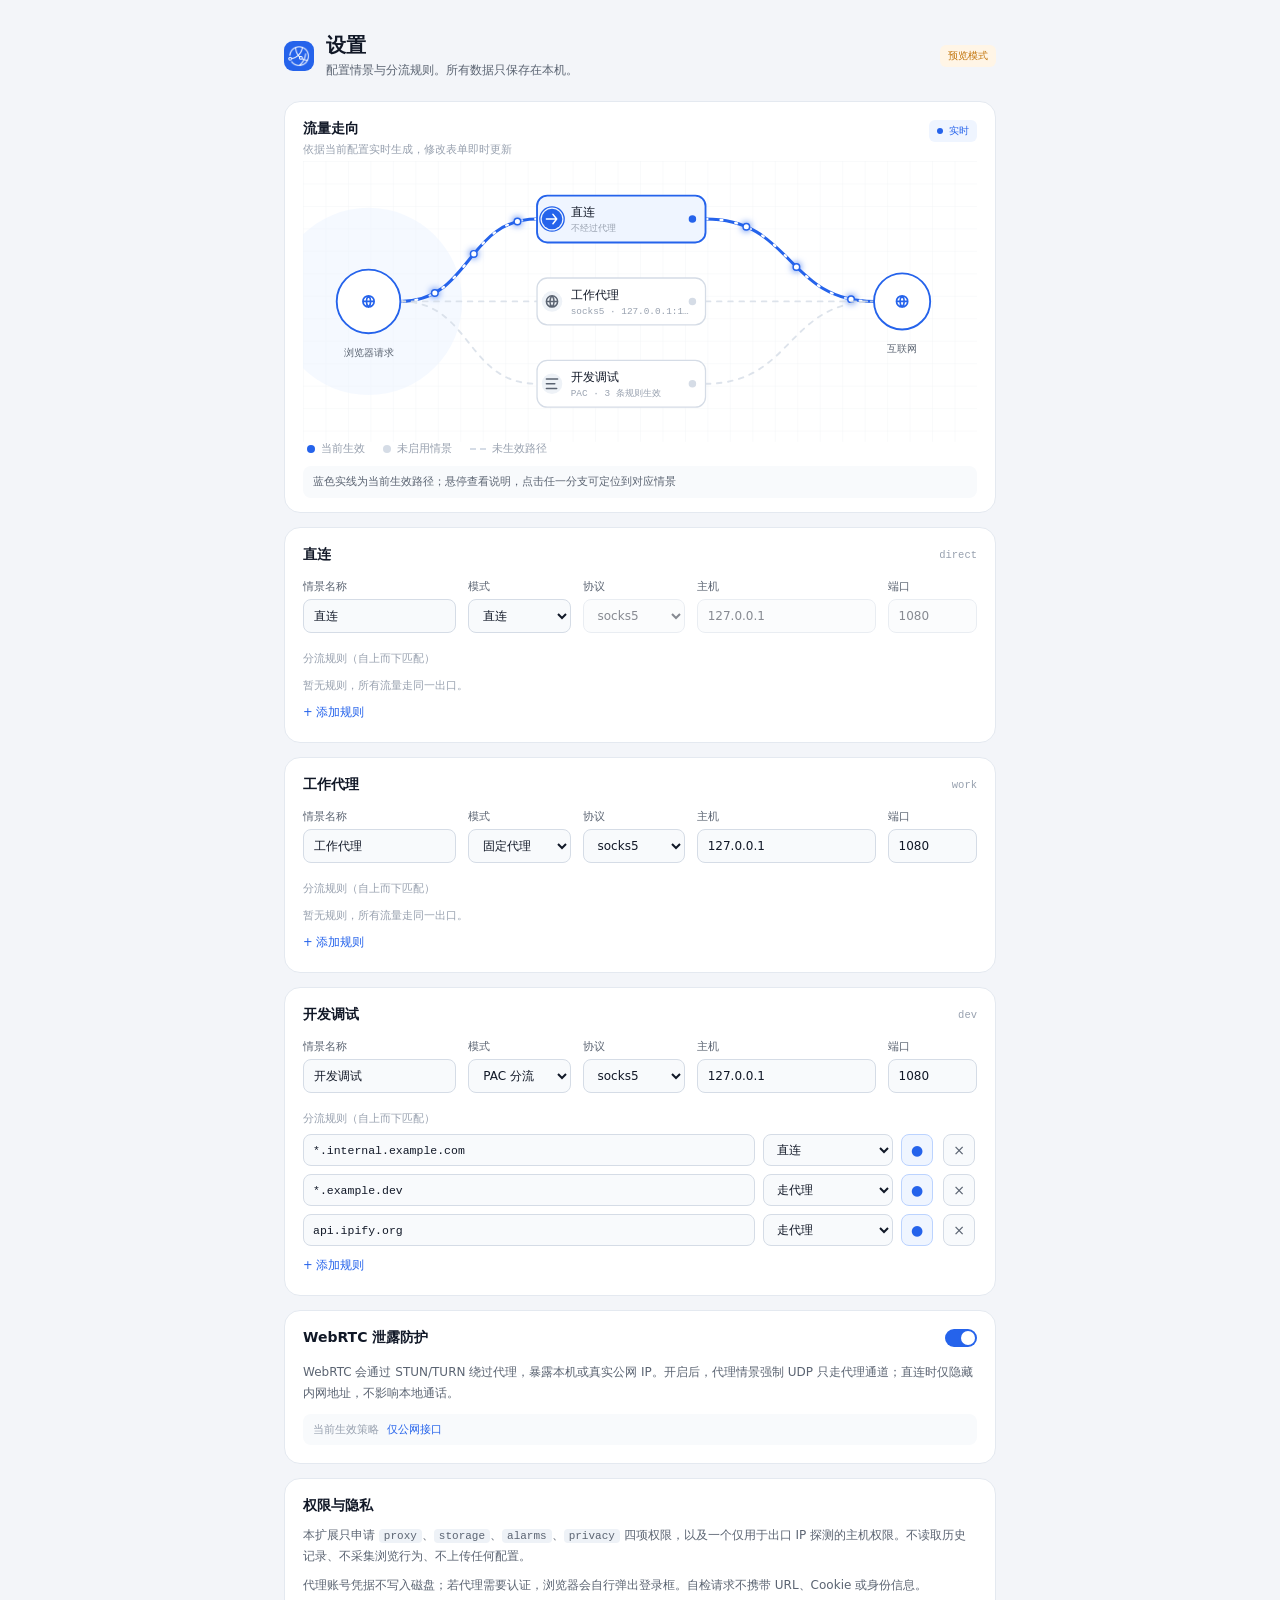
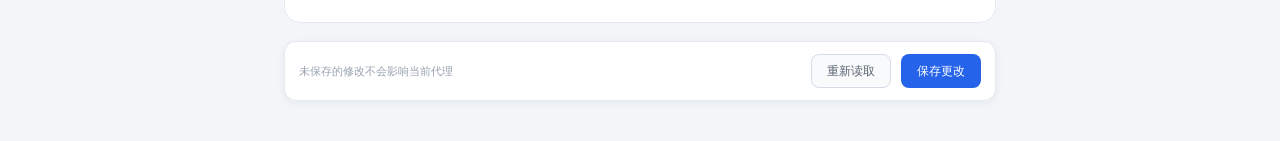
<file: src/options/index.html>
<!doctype html>
<html lang="zh-CN">
<head>
<meta charset="utf-8">
<meta name="viewport" content="width=device-width, initial-scale=1">
<title>代理控制台 · 设置</title>
  <script type="module" crossorigin src="/assets/index.html-DR_z-BTT.js"></script>
  <link rel="modulepreload" crossorigin href="/assets/flow-jkkz6j54.js">
  <link rel="modulepreload" crossorigin href="/assets/profiles-DEoUAxra.js">
  <link rel="stylesheet" crossorigin href="/assets/flow-DfcvRf-P.css">
  <link rel="stylesheet" crossorigin href="/assets/index-mCovmbe2.css">
</head>
<body>
<main class="page">
  <h1 class="sr-only">代理控制台设置：编辑情景、分流规则与查看权限说明</h1>

  <header class="page-head">
    <div class="head-left">
      <div class="brand-mark" aria-hidden="true"></div>
      <div>
        <h1>设置</h1>
        <p>配置情景与分流规则。所有数据只保存在本机。</p>
      </div>
    </div>
    <span class="preview-chip hidden" id="previewChip">预览模式</span>
  </header>

  <section class="card flow-card">
    <div class="flow-head">
      <div>
        <h2>流量走向</h2>
        <p>依据当前配置实时生成，修改表单即时更新</p>
      </div>
      <span class="flow-live"><i></i>实时</span>
    </div>
    <div class="flow-canvas" id="flowCanvas"></div>
    <div class="flow-legend">
      <span><i class="lg active"></i>当前生效</span>
      <span><i class="lg"></i>未启用情景</span>
      <span><i class="lg dash"></i>未生效路径</span>
    </div>
    <div class="flow-hint" id="flowHint" role="status" aria-live="polite"></div>
  </section>

  <div class="banner error hidden" id="errorBanner" role="alert"></div>
  <div class="loading" id="loading">正在读取配置…</div>
  <section id="profiles" hidden></section>

  <section class="card webrtc-card">
    <div class="card-head">
      <h2>WebRTC 泄露防护</h2>
      <button class="switch on" id="webrtcToggle" type="button" role="switch" aria-checked="true" aria-label="WebRTC 泄露防护开关"><i></i></button>
    </div>
    <p>WebRTC 会通过 STUN/TURN 绕过代理，暴露本机或真实公网 IP。开启后，代理情景强制 UDP 只走代理通道；直连时仅隐藏内网地址，不影响本地通话。</p>
    <div class="webrtc-state">当前生效策略 <strong id="webrtcPolicyLabel">读取中</strong></div>
  </section>

  <section class="card about">
    <h2>权限与隐私</h2>
    <p>本扩展只申请 <code>proxy</code>、<code>storage</code>、<code>alarms</code>、<code>privacy</code> 四项权限，以及一个仅用于出口 IP 探测的主机权限。不读取历史记录、不采集浏览行为、不上传任何配置。</p>
    <p>代理账号凭据不写入磁盘；若代理需要认证，浏览器会自行弹出登录框。自检请求不携带 URL、Cookie 或身份信息。</p>
  </section>

  <div class="save-bar">
    <span class="save-hint" id="saveHint">未保存的修改不会影响当前代理</span>
    <button class="btn btn-ghost" id="resetBtn" type="button">重新读取</button>
    <button class="btn btn-primary" id="saveBtn" type="button">保存更改</button>
  </div>
</main>
</body>
</html>
</file>
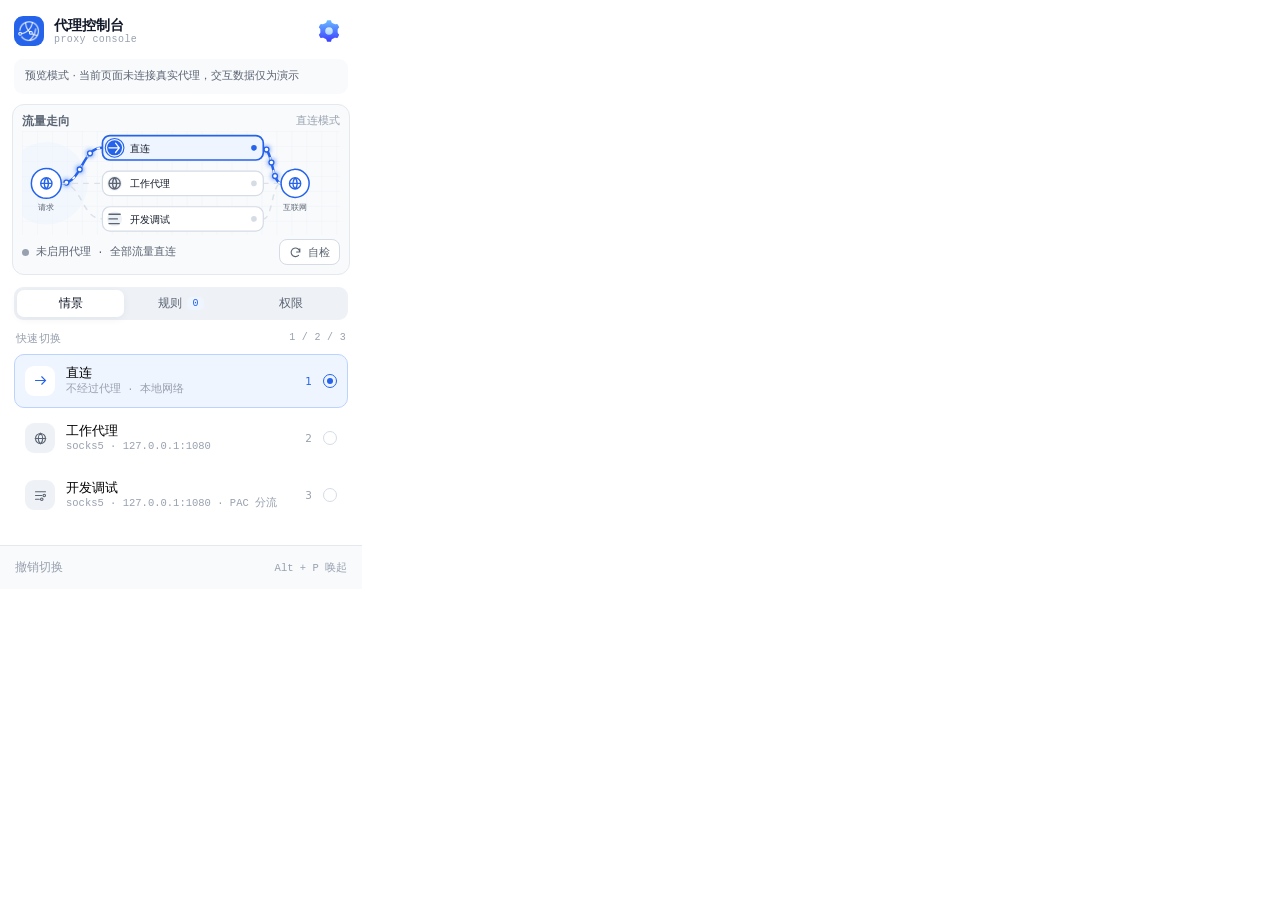
<file: src/popup/index.html>
<!doctype html>
<html lang="zh-CN">
<head>
<meta charset="utf-8">
<meta name="viewport" content="width=device-width, initial-scale=1">
<title>代理控制台</title>
  <script type="module" crossorigin src="/assets/index.html-OEtVJYt5.js"></script>
  <link rel="modulepreload" crossorigin href="/assets/flow-jkkz6j54.js">
  <link rel="modulepreload" crossorigin href="/assets/profiles-DEoUAxra.js">
  <link rel="modulepreload" crossorigin href="/assets/status-o_q0pPdI.js">
  <link rel="stylesheet" crossorigin href="/assets/flow-DfcvRf-P.css">
  <link rel="stylesheet" crossorigin href="/assets/index-D5_ulcNa.css">
</head>
<body>
<div class="app" id="app">
  <h1 class="sr-only">代理控制台：查看当前代理状态、切换情景并自检出口 IP</h1>

  <div class="popup-head">
    <div class="brand">
      <div class="brand-mark" aria-hidden="true"></div>
      <div><strong>代理控制台</strong><span>proxy console</span></div>
    </div>
    <button class="icon-btn" id="settingsBtn" type="button" aria-label="打开设置页">
      <svg xmlns="http://www.w3.org/2000/svg" viewBox="0 0 24 24" aria-hidden="true">
        <defs>
          <linearGradient id="gearBody" x1="12" x2="12" y1="2" y2="22" gradientUnits="userSpaceOnUse"><stop offset="0" stop-color="#6ab9ff"/><stop offset="1" stop-color="#3a3dff"/></linearGradient>
          <linearGradient id="gearCore" x1="12" x2="12" y1="2.528" y2="21.95" gradientUnits="userSpaceOnUse"><stop offset="0" stop-color="#fff"/><stop offset="1" stop-color="#80c3ff"/></linearGradient>
        </defs>
        <path fill="url(#gearBody)" d="M20.94,14.75c0.41,0.3,0.53,0.85,0.28,1.28l-1.12,1.94c-0.25,0.43-0.79,0.61-1.24,0.4l-0.09-0.04c-0.73-0.33-1.57-0.21-2.22,0.25c-0.36,0.24-0.74,0.46-1.13,0.65c-0.73,0.34-1.24,1-1.32,1.79l-0.01,0.1c-0.05,0.5-0.47,0.88-0.97,0.88h-2.24c-0.5,0-0.92-0.38-0.98-0.98c-0.08-0.79-0.59-1.45-1.31-1.79c-0.4-0.19-0.78-0.41-1.14-0.65C6.8,18.12,5.96,18,5.23,18.33l-0.09,0.04c-0.45,0.21-0.99,0.03-1.24-0.4l-1.12-1.94c-0.25-0.43-0.13-0.98,0.28-1.28l0.08-0.06c0.65-0.46,0.96-1.24,0.89-2.04C4.01,12.44,4,12.22,4,12c0-0.22,0.01-0.44,0.03-0.65c0.07-0.8-0.24-1.58-0.89-2.04L3.06,9.25C2.65,8.95,2.53,8.4,2.78,7.97L3.9,6.03c0.25-0.43,0.79-0.61,1.24-0.4l0.09,0.04C5.96,6,6.8,5.88,7.45,5.42C7.8,5.18,8.17,4.97,8.56,4.78c0.73-0.35,1.26-1.02,1.35-1.83V2.88C9.96,2.38,10.38,2,10.88,2h2.24c0.5,0,0.92,0.38,0.97,0.89v0.06c0.09,0.81,0.62,1.48,1.35,1.83c0.39,0.19,0.76,0.4,1.11,0.64C17.2,5.88,18.04,6,18.77,5.67l0.09-0.04c0.45-0.21,0.99-0.03,1.24,0.4l1.12,1.94c0.25,0.43,0.13,0.98-0.28,1.28l-0.08,0.06c-0.65,0.46-0.96,1.24-0.89,2.04C19.99,11.56,20,11.78,20,12c0,0.22-0.01,0.44-0.03,0.65c-0.07,0.8,0.24,1.58,0.89,2.04L20.94,14.75z"/>
        <circle cx="12" cy="12" r="3.5" fill="url(#gearCore)"/>
      </svg>
    </button>
  </div>

  <div class="banner info hidden" id="previewBanner">预览模式 · 当前页面未连接真实代理，交互数据仅为演示</div>
  <div class="banner error hidden" id="errorBanner" role="alert"></div>

  <section class="flow-card popup-flow" id="flowCard" data-health="direct">
    <div class="flow-head">
      <span class="flow-title">流量走向</span>
      <span class="flow-state" id="statusLabel">正在读取状态</span>
    </div>
    <div class="flow-canvas" id="flowCanvas"></div>
    <div class="flow-statusbar">
      <span class="flow-state-dot"></span>
      <span class="flow-ip" id="statusIp">正在读取状态…</span>
      <button class="check-btn" id="checkBtn" type="button" disabled>
        <svg viewBox="0 0 24 24" fill="none" stroke="currentColor" stroke-width="2" stroke-linecap="round"><path d="M20 11a8 8 0 1 0-2.3 6.3M20 5v6h-6"/></svg>
        <span id="checkLabel">自检</span>
      </button>
      <div class="check-track" id="checkTrack"><i></i></div>
    </div>
  </section>

  <div class="segmented" role="tablist" aria-label="弹窗视图">
    <button class="seg active" data-tab="profiles" role="tab" aria-selected="true" type="button">情景</button>
    <button class="seg" data-tab="rules" role="tab" aria-selected="false" type="button">规则 <span class="count" id="ruleCount">0</span></button>
    <button class="seg" data-tab="perms" role="tab" aria-selected="false" type="button">权限</button>
  </div>

  <div class="tab-panel" id="panelProfiles" role="tabpanel">
    <div class="panel-cap">快速切换 <span>1 / 2 / 3</span></div>
    <div class="loading" id="profileLoading">正在读取情景…</div>
    <div id="profileList" role="radiogroup" aria-label="代理情景"></div>
  </div>

  <div class="tab-panel hidden" id="panelRules" role="tabpanel">
    <div class="panel-cap">当前情景的分流规则 <span id="activeRuleCount">0 条生效</span></div>
    <div id="ruleList"></div>
    <div class="note">规则自上而下匹配，首条命中即生效。编辑规则请前往设置页。</div>
  </div>

  <div class="tab-panel hidden" id="panelPerms" role="tabpanel">
    <div class="panel-cap">最小权限 <span>MV3</span></div>
    <div class="perm">
      <svg viewBox="0 0 24 24" fill="none" stroke="currentColor" stroke-width="2.2" stroke-linecap="round"><path d="M20 6L9 17l-5-5"/></svg>
      <div><strong>proxy</strong><p>仅在切换情景时写入，写入后回读确认控制权。</p></div>
    </div>
    <div class="perm">
      <svg viewBox="0 0 24 24" fill="none" stroke="currentColor" stroke-width="2.2" stroke-linecap="round"><path d="M20 6L9 17l-5-5"/></svg>
      <div><strong>storage.session</strong><p>运行状态与自检结果只存会话内存，关闭浏览器即清除。</p></div>
    </div>
    <div class="perm">
      <svg viewBox="0 0 24 24" fill="none" stroke="currentColor" stroke-width="2.2" stroke-linecap="round"><path d="M20 6L9 17l-5-5"/></svg>
      <div><strong>不申请 history / tabs</strong><p>不读取访问历史，不采集浏览行为。</p></div>
    </div>
    <div class="perm">
      <svg viewBox="0 0 24 24" fill="none" stroke="currentColor" stroke-width="2.2" stroke-linecap="round"><path d="M20 6L9 17l-5-5"/></svg>
      <div><strong>privacy · WebRTC 防泄露</strong><p>代理情景仅允许代理 UDP，避免 STUN 暴露真实 IP。当前策略 <span id="webrtcPolicyLabel">读取中</span>。</p></div>
    </div>
    <div class="perm-box">
      <svg viewBox="0 0 24 24" fill="none" stroke="currentColor" stroke-width="2" stroke-linecap="round"><path d="M12 3l7 3v6c0 4.5-3 7.5-7 9-4-1.5-7-4.5-7-9V6z"/><path d="M9.5 12l1.8 1.8 3.4-3.6"/></svg>
      <div>自检只请求出口 IP 探测端点，不带 URL、Cookie 与身份信息；凭据不落盘。</div>
    </div>
  </div>

  <div class="toast" id="toast" role="status" aria-live="polite">
    <span id="toastText"></span>
    <button type="button" id="toastAction">撤销</button>
  </div>

  <div class="popup-foot">
    <button class="foot-btn" id="undoBtn" type="button" disabled>撤销切换</button>
    <span class="foot-hint">Alt + P 唤起</span>
  </div>
</div>
</body>
</html>
</file>
<file: assets/flow-DfcvRf-P.css>
:root{--page: #F3F5F9;--surface: #FFFFFF;--surface-2: #F8FAFC;--surface-3: #EEF2F7;--text: #111827;--text-2: #5B6472;--text-3: #98A1AF;--border: #E4E9F0;--border-2: #D5DCE6;--accent: #2563EB;--accent-weak: #EFF5FF;--accent-ink: #1E40AF;--accent-line: #BBD3FF;--ok: #0F9D6E;--ok-weak: #E9F8F1;--ok-line: #A9E5CC;--warn: #C2740A;--warn-weak: #FFF5E6;--danger: #D64545;--danger-weak: #FEF1F1;--danger-line: #F5C4C4;--r-sm: 8px;--r-md: 12px;--r-lg: 16px;--mono: ui-monospace, SFMono-Regular, "SF Mono", Consolas, "Liberation Mono", monospace;--sans: system-ui, -apple-system, "Segoe UI", "PingFang SC", "Microsoft YaHei", sans-serif;--shadow-sm: 0 2px 8px rgba(20, 32, 55, .06)}:root[data-theme=dark]{--page: #0D1117;--surface: #171C24;--surface-2: #1D232D;--surface-3: #252C38;--text: #EDF1F7;--text-2: #A2ADBD;--text-3: #6E7A8B;--border: #2A3340;--border-2: #394454;--accent: #6C9BFF;--accent-weak: #182A47;--accent-ink: #BBD3FF;--accent-line: #2F4C7D;--ok: #4FD1A1;--ok-weak: #13362B;--ok-line: #25634C;--warn: #E9B45C;--warn-weak: #3A2C15;--danger: #F08A8A;--danger-weak: #3A1E1E;--danger-line: #703636;--shadow-sm: 0 2px 8px rgba(0, 0, 0, .25)}@media(prefers-color-scheme:dark){:root:not([data-theme=light]){--page: #0D1117;--surface: #171C24;--surface-2: #1D232D;--surface-3: #252C38;--text: #EDF1F7;--text-2: #A2ADBD;--text-3: #6E7A8B;--border: #2A3340;--border-2: #394454;--accent: #6C9BFF;--accent-weak: #182A47;--accent-ink: #BBD3FF;--accent-line: #2F4C7D;--ok: #4FD1A1;--ok-weak: #13362B;--ok-line: #25634C;--warn: #E9B45C;--warn-weak: #3A2C15;--danger: #F08A8A;--danger-weak: #3A1E1E;--danger-line: #703636;--shadow-sm: 0 2px 8px rgba(0, 0, 0, .25)}}*{box-sizing:border-box}body{margin:0;background:var(--surface);color:var(--text);font-family:var(--sans);-webkit-font-smoothing:antialiased}button{font-family:inherit;cursor:pointer}button:focus-visible,[tabindex]:focus-visible,input:focus-visible,select:focus-visible{outline:2px solid var(--accent);outline-offset:2px}.sr-only{position:absolute;width:1px;height:1px;padding:0;margin:-1px;overflow:hidden;clip:rect(0,0,0,0);white-space:nowrap;border:0}@media(prefers-reduced-motion:reduce){*{animation:none!important;transition:none!important}}.popup-head{display:flex;align-items:center;justify-content:space-between;padding:15px 16px 12px}.brand{display:flex;align-items:center;gap:10px}.brand-mark{width:30px;height:30px;border-radius:9px;background:var(--accent);display:grid;place-items:center;color:#fff;flex:none;position:relative}.brand-mark:after{content:"";position:absolute;inset:4px;background:#fff;-webkit-mask:url(/icons/mark.png) center / contain no-repeat;mask:url(/icons/mark.png) center / contain no-repeat}.brand-mark svg{width:17px;height:17px}.brand strong{display:block;font-size:13.5px;font-weight:600;line-height:1.25}.brand span{display:block;font:10px var(--mono);color:var(--text-3);letter-spacing:.04em}.icon-btn{width:28px;height:28px;border:0;background:transparent;border-radius:8px;color:var(--text-3);display:grid;place-items:center}.icon-btn:hover{background:var(--surface-3);color:var(--text-2)}.icon-btn svg{width:16px;height:16px}.chip{display:inline-block;font:10px var(--mono);color:var(--warn);background:var(--warn-weak);border-radius:5px;padding:2px 6px;margin-left:8px}.status-card{margin:0 14px 13px;border-radius:var(--r-md);padding:14px 14px 12px;background:var(--accent-weak);border:1px solid var(--accent-line);position:relative;transition:background .25s,border-color .25s}.status-card[data-health=warn]{background:var(--warn-weak);border-color:var(--warn)}.status-card[data-health=error]{background:var(--danger-weak);border-color:var(--danger-line)}.status-card[data-health=direct]{background:var(--surface-2);border-color:var(--border)}.status-top{display:flex;align-items:center;gap:7px;margin-bottom:9px}.pulse{width:8px;height:8px;border-radius:50%;background:var(--accent);flex:none;position:relative}.pulse:after{content:"";position:absolute;inset:-4px;border-radius:50%;border:1px solid var(--accent);opacity:.45;animation:pulse 2.2s ease-out infinite}.status-card[data-health=error] .pulse,.status-card[data-health=error] .pulse:after{background:var(--danger);border-color:var(--danger)}.status-card[data-health=direct] .pulse{background:var(--text-3)}.status-card[data-health=direct] .pulse:after{display:none}@keyframes pulse{0%{transform:scale(.6);opacity:.6}to{transform:scale(1.5);opacity:0}}.status-label{font-size:11.5px;font-weight:600;color:var(--accent-ink)}.status-card[data-health=error] .status-label{color:var(--danger)}.status-card[data-health=direct] .status-label{color:var(--text-2)}.status-meta{margin-left:auto;font:11px var(--mono);color:var(--text-2)}.status-name{font-size:19px;font-weight:600;letter-spacing:-.02em;line-height:1.3;margin-bottom:3px}.status-ip{font:11.5px var(--mono);color:var(--text-2);white-space:nowrap;overflow:hidden;text-overflow:ellipsis}.status-ip.err{color:var(--danger)}.check-btn{position:absolute;right:13px;bottom:12px;height:28px;padding:0 11px;border-radius:8px;border:1px solid var(--accent-line);background:var(--surface);color:var(--accent-ink);font-size:11.5px;font-weight:500;display:flex;align-items:center;gap:6px;transition:.18s}.check-btn:hover{border-color:var(--accent)}.check-btn:disabled{opacity:.65;cursor:default}.check-btn svg{width:13px;height:13px}.check-btn.spin svg{animation:spin 1s linear infinite}@keyframes spin{to{transform:rotate(360deg)}}.check-track{position:absolute;left:0;right:0;bottom:0;height:2px;overflow:hidden;border-radius:0 0 var(--r-md) var(--r-md)}.check-track i{display:block;height:100%;width:0;background:var(--accent);transition:width 1.1s linear}.check-track.run i{width:100%}.segmented{display:flex;gap:3px;margin:0 14px 11px;padding:3px;background:var(--surface-3);border-radius:9px}.seg{flex:1;border:0;background:transparent;border-radius:7px;padding:6px 0;font-size:11.5px;font-weight:500;color:var(--text-2);transition:.18s;display:flex;align-items:center;justify-content:center;gap:5px}.seg.active{background:var(--surface);color:var(--text);box-shadow:var(--shadow-sm)}.count{font:10px var(--mono);background:var(--accent-weak);color:var(--accent);border-radius:5px;padding:1px 5px}.tab-panel{padding:0 14px;height:246px;overflow-y:auto;scrollbar-width:thin}.tab-panel.hidden{display:none}.panel-cap{display:flex;justify-content:space-between;font-size:10.5px;color:var(--text-3);margin:1px 2px 8px;letter-spacing:.03em}.panel-cap span{font:10px var(--mono)}.profile{width:100%;display:flex;align-items:center;gap:11px;text-align:left;border:1px solid transparent;background:transparent;border-radius:10px;padding:9px 10px;margin-bottom:4px;transition:.18s}.profile:hover{background:var(--surface-2)}.profile.on{background:var(--accent-weak);border-color:var(--accent-line)}.pf-icon{width:30px;height:30px;border-radius:9px;background:var(--surface-3);display:grid;place-items:center;flex:none;color:var(--text-2)}.profile.on .pf-icon{background:var(--surface);color:var(--accent)}.pf-icon svg{width:15px;height:15px}.pf-body{flex:1;min-width:0}.pf-name{display:block;font-size:12.5px;font-weight:500;line-height:1.4}.pf-desc{display:block;font:10.5px var(--mono);color:var(--text-3);line-height:1.5;white-space:nowrap;overflow:hidden;text-overflow:ellipsis}.pf-tag{font-size:10.5px;color:var(--text-3);flex:none}.profile.on .pf-tag{color:var(--accent);font-weight:500}.pf-radio{width:14px;height:14px;border-radius:50%;border:1.5px solid var(--border-2);flex:none;position:relative}.profile.on .pf-radio{border-color:var(--accent)}.profile.on .pf-radio:after{content:"";position:absolute;inset:3px;border-radius:50%;background:var(--accent)}.rule{display:flex;align-items:center;gap:10px;padding:10px 4px;border-bottom:1px solid var(--border)}.rule:last-child{border-bottom:0}.rule-main{flex:1;min-width:0}.rule-pattern{font:11.5px var(--mono);color:var(--text);white-space:nowrap;overflow:hidden;text-overflow:ellipsis}.rule-target{font-size:10.5px;color:var(--text-3);margin-top:2px}.switch{width:32px;height:18px;border-radius:9px;border:0;background:var(--border-2);padding:2px;flex:none;transition:.2s}.switch i{display:block;width:14px;height:14px;border-radius:50%;background:#fff;transition:.2s}.switch.on{background:var(--accent)}.switch.on i{transform:translate(14px)}.note{font-size:10.5px;color:var(--text-3);line-height:1.6;background:var(--surface-2);border-radius:8px;padding:9px 10px;margin-top:10px}.perm{display:flex;gap:10px;padding:9px 4px;border-bottom:1px solid var(--border);align-items:flex-start}.perm:last-of-type{border-bottom:0}.perm svg{width:15px;height:15px;color:var(--ok);flex:none;margin-top:2px}.perm strong{display:block;font-size:12px;font-weight:500}.perm p{margin:2px 0 0;font-size:10.5px;color:var(--text-3);line-height:1.55}.perm-box{margin-top:10px;background:var(--ok-weak);border:1px solid var(--ok-line);border-radius:9px;padding:10px;display:flex;gap:8px}.perm-box svg{width:14px;height:14px;color:var(--ok);flex:none;margin-top:1px}.perm-box div{font-size:10.5px;color:var(--text-2);line-height:1.55}.popup-foot{height:44px;border-top:1px solid var(--border);display:flex;align-items:center;justify-content:space-between;padding:0 15px;background:var(--surface-2)}.foot-btn{border:0;background:transparent;font-size:11.5px;font-weight:500;color:var(--accent);padding:5px 0}.foot-btn:disabled{color:var(--text-3);cursor:default}.foot-btn:not(:disabled):hover{text-decoration:underline}.foot-hint{font:10.5px var(--mono);color:var(--text-3)}.toast{position:absolute;left:14px;right:14px;bottom:52px;background:var(--text);color:var(--surface);border-radius:9px;padding:9px 11px;font-size:11.5px;display:flex;align-items:center;justify-content:space-between;gap:8px;opacity:0;transform:translateY(8px);pointer-events:none;transition:.22s;z-index:6}.toast.show{opacity:1;transform:translateY(0);pointer-events:auto}.toast button{border:0;background:transparent;color:#8fb6ff;font-size:11.5px;font-weight:600;padding:0;flex:none}:root[data-theme=dark] .toast button{color:#9fc0ff}.banner{margin:0 14px 10px;padding:9px 11px;border-radius:9px;font-size:11px;line-height:1.5}.banner.error{background:var(--danger-weak);color:var(--danger)}.banner.info{background:var(--surface-2);color:var(--text-2)}.loading{padding:26px 16px;text-align:center;font-size:12px;color:var(--text-3)}
</file>
<file: assets/index-mCovmbe2.css>
body{background:var(--page);min-height:100vh}.page{max-width:760px;margin:0 auto;padding:32px 24px 40px}.hidden{display:none!important}.page-head{display:flex;align-items:center;justify-content:space-between;gap:16px;margin-bottom:22px}.head-left{display:flex;align-items:center;gap:12px}.page-head h1{font-size:20px;font-weight:600;margin:0 0 3px;letter-spacing:-.02em}.page-head p{font-size:12px;color:var(--text-2);margin:0}.preview-chip{font:10px var(--mono);color:var(--warn);background:var(--warn-weak);border-radius:6px;padding:4px 8px}.card{background:var(--surface);border:1px solid var(--border);border-radius:var(--r-lg);padding:18px;margin-bottom:14px}.card-head{display:flex;align-items:center;justify-content:space-between;margin-bottom:15px}.card-head h2{font-size:14px;font-weight:600;margin:0}.card-head span{font:10.5px var(--mono);color:var(--text-3)}.grid{display:grid;grid-template-columns:1.2fr .8fr .8fr 1.4fr .7fr;gap:12px}.field label{display:block;font-size:11px;color:var(--text-2);margin-bottom:5px}.field input,.field select{width:100%;height:34px;border:1px solid var(--border-2);background:var(--surface-2);color:var(--text);border-radius:8px;padding:0 10px;font-size:12px;font-family:inherit}.field input:disabled,.field select:disabled{opacity:.5}.subhead{font-size:11px;color:var(--text-3);margin:18px 0 8px}.rule-row{display:grid;grid-template-columns:1fr 130px 34px 34px;gap:8px;align-items:center;margin-bottom:8px}.rule-row input,.rule-row select{width:100%;height:32px;border:1px solid var(--border-2);background:var(--surface-2);color:var(--text);border-radius:8px;padding:0 9px;font-size:11.5px;font-family:inherit}.rule-row input{font-family:var(--mono)}.mini{width:32px;height:32px;border-radius:8px;border:1px solid var(--border-2);background:var(--surface-2);color:var(--text-2);display:grid;place-items:center;font-size:14px}.mini:hover{border-color:var(--accent);color:var(--accent)}.mini.on{background:var(--accent-weak);border-color:var(--accent-line);color:var(--accent)}.empty-rules{font-size:11px;color:var(--text-3);padding:4px 0 8px}.add-rule{border:0;background:transparent;color:var(--accent);font-size:11.5px;padding:4px 0}.about h2{font-size:14px;font-weight:600;margin:0 0 10px}.webrtc-card p{font-size:12px;color:var(--text-2);line-height:1.75;margin:0 0 10px}.webrtc-state{font-size:11px;color:var(--text-3);background:var(--surface-2);border-radius:8px;padding:8px 10px}.webrtc-state strong{font:11px var(--mono);color:var(--accent);margin-left:4px}.about p{font-size:12px;color:var(--text-2);line-height:1.75;margin:0 0 8px}.about code{font:11px var(--mono);background:var(--surface-3);border-radius:4px;padding:1px 5px}.save-bar{display:flex;align-items:center;gap:10px;background:var(--surface);border:1px solid var(--border);border-radius:var(--r-md);padding:12px 14px;margin-top:18px;box-shadow:var(--shadow-sm)}.save-hint{flex:1;font-size:11px;color:var(--text-3)}.btn{border-radius:8px;height:34px;padding:0 15px;font-size:12px;font-weight:500;border:1px solid transparent}.btn-ghost{background:var(--surface-2);border-color:var(--border-2);color:var(--text-2)}.btn-ghost:hover{border-color:var(--accent);color:var(--accent)}.btn-primary{background:var(--accent);color:#fff}.btn-primary:disabled{opacity:.55;cursor:default}@media(max-width:620px){.grid{grid-template-columns:1fr 1fr}.rule-row{grid-template-columns:1fr 100px 34px 34px}}.flow-card{padding-bottom:14px}.flow-head{display:flex;align-items:flex-start;justify-content:space-between;gap:12px;margin-bottom:4px}.flow-head h2{font-size:14px;font-weight:600;margin:0 0 4px}.flow-head p{font-size:11px;color:var(--text-3);margin:0}.flow-live{display:inline-flex;align-items:center;gap:6px;font:10px var(--mono);color:var(--accent);background:var(--accent-weak);border-radius:6px;padding:4px 8px;flex:none}.flow-live i{width:6px;height:6px;border-radius:50%;background:var(--accent);animation:flow-blink 2s ease-in-out infinite}@keyframes flow-blink{0%,to{opacity:1}50%{opacity:.3}}.flow-canvas{width:100%;aspect-ratio:720 / 300}.flow-svg{display:block;width:100%;height:100%}.flow-grid-line{stroke:var(--border);stroke-width:.8;opacity:.6}.flow-halo{fill:var(--accent-weak);opacity:.6}.flow-base{fill:none;stroke:var(--border-2);stroke-width:2;stroke-linecap:round;stroke-dasharray:5 7;opacity:.8}.flow-base.active{stroke:var(--accent);stroke-width:3.2;stroke-dasharray:none;opacity:1}.flow-base.idle{animation:flow-idle 6s linear infinite}@keyframes flow-idle{to{stroke-dashoffset:-12}}.flow-dash{fill:none;stroke:var(--surface);stroke-width:2.4;stroke-linecap:round;stroke-dasharray:2 14;animation:flow-dash 1.2s linear infinite}@keyframes flow-dash{to{stroke-dashoffset:-16}}.flow-dot{fill:var(--surface);stroke:var(--accent);stroke-width:1.6;filter:drop-shadow(0 0 4px var(--accent))}.flow-entry{fill:var(--surface);stroke:var(--accent);stroke-width:2}.flow-glyph path{fill:none;stroke:var(--accent);stroke-width:1.8;stroke-linecap:round;stroke-linejoin:round}.flow-caption{fill:var(--text-2);font:11px var(--sans)}.flow-branch{cursor:pointer}.flow-branch:focus-visible{outline:none}.flow-branch:focus-visible .flow-node{stroke:var(--accent);stroke-width:2.5}.flow-node{fill:var(--surface);stroke:var(--border-2);stroke-width:1.4;transition:stroke .18s,fill .18s}.flow-branch:hover .flow-node{stroke:var(--accent)}.flow-branch.active .flow-node{fill:var(--accent-weak);stroke:var(--accent);stroke-width:2}.flow-node-icon{fill:var(--surface-3)}.flow-branch.active .flow-node-icon{fill:var(--accent)}.flow-node-glyph path{fill:none;stroke:var(--text-2);stroke-width:1.6;stroke-linecap:round;stroke-linejoin:round}.flow-branch.active .flow-node-glyph path{stroke:#fff}.flow-node-label{fill:var(--text);font:500 12.5px var(--sans)}.flow-node-detail{fill:var(--text-3);font:10px var(--mono)}.flow-status{fill:var(--border-2)}.flow-status.active{fill:var(--accent)}.flow-status.broken{fill:var(--danger)}.flow-base.broken{stroke:var(--danger);stroke-width:3.2;stroke-dasharray:none;opacity:1}.flow-entry.broken{stroke:var(--danger)}.flow-glyph.broken path{stroke:var(--danger)}.flow-break{fill:var(--danger)}.flow-break-halo{fill:var(--danger);opacity:.16}.flow-pulse{fill:none;stroke:var(--accent);stroke-width:1.4;transform-box:fill-box;transform-origin:center;animation:flow-pulse 2.2s ease-out infinite}@keyframes flow-pulse{0%{transform:scale(.8);opacity:.55}to{transform:scale(1.9);opacity:0}}.flow-legend{display:flex;gap:18px;flex-wrap:wrap;padding:0 4px}.flow-legend span{display:inline-flex;align-items:center;gap:6px;font-size:10.5px;color:var(--text-3)}.lg{width:8px;height:8px;border-radius:50%;background:var(--border-2);display:inline-block}.lg.active{background:var(--accent)}.lg.dash{width:16px;height:0;border-radius:0;border-top:2px dashed var(--border-2);background:transparent}.flow-hint{margin-top:10px;padding:8px 10px;background:var(--surface-2);border-radius:8px;font-size:11px;color:var(--text-2);line-height:1.5;min-height:32px}.card.flow-focus{border-color:var(--accent);box-shadow:0 0 0 3px var(--accent-weak);transition:box-shadow .25s,border-color .25s}@media(prefers-reduced-motion:reduce){.flow-dash,.flow-pulse,.flow-live i,.flow-base.idle{animation:none}}@media(max-width:620px){.flow-canvas{aspect-ratio:auto;height:258px;overflow-x:auto}.flow-svg{width:620px;height:258px}}
</file>
<file: assets/index-D5_ulcNa.css>
body{width:362px}.app{position:relative}.hidden{display:none!important}.popup-head{padding:12px 14px 9px}.popup-head .icon-btn{width:38px;height:38px;border-radius:11px}.popup-head .icon-btn svg{width:26px;height:26px}.popup-flow{margin:0 12px 12px;padding:9px 9px 7px;border:1px solid var(--border);border-radius:var(--r-md);background:var(--surface-2)}.popup-flow[data-health=error]{border-color:var(--danger-line);background:var(--danger-weak)}.popup-flow[data-health=error] .flow-state{color:var(--danger)}.popup-flow[data-health=direct] .flow-state{color:var(--text-3)}.flow-title{font-size:11.5px;font-weight:600;color:var(--text-2)}.flow-state{font:10.5px var(--mono);color:var(--accent)}.popup-flow .flow-head{display:flex;justify-content:space-between;align-items:center;margin-bottom:2px}.popup-flow .flow-canvas{aspect-ratio:340 / 112}.popup-flow .flow-svg{display:block;width:100%;height:100%}.tab-panel{height:214px}#panelPerms .perm{padding:7px 4px}#panelPerms .perm p{line-height:1.45}#webrtcPolicyLabel{color:var(--accent);font-family:var(--mono)}.flow-statusbar{position:relative;display:flex;align-items:center;gap:7px;height:30px;margin-top:2px}.flow-state-dot{width:7px;height:7px;border-radius:50%;background:var(--accent);flex:none}.popup-flow[data-health=error] .flow-state-dot{background:var(--danger)}.popup-flow[data-health=direct] .flow-state-dot{background:var(--text-3)}.flow-ip{flex:1;min-width:0;font:10.5px var(--mono);color:var(--text-2);white-space:nowrap;overflow:hidden;text-overflow:ellipsis}.flow-ip.err{color:var(--danger)}.popup-flow .check-btn{position:static;height:26px;padding:0 9px;font-size:11px;border-color:var(--border-2);background:var(--surface);color:var(--text-2);flex:none}.popup-flow .check-btn:hover{border-color:var(--accent);color:var(--accent)}.flow-grid-line{stroke:var(--border);stroke-width:.8;opacity:.6}.flow-halo{fill:var(--accent-weak);opacity:.6}.flow-base{fill:none;stroke:var(--border-2);stroke-width:1.6;stroke-linecap:round;stroke-dasharray:5 7;opacity:.8}.flow-base.active{stroke:var(--accent);stroke-width:2.6;stroke-dasharray:none;opacity:1}.flow-base.idle{animation:flow-idle 6s linear infinite}@keyframes flow-idle{to{stroke-dashoffset:-12}}.flow-dash{fill:none;stroke:var(--surface);stroke-width:2;stroke-linecap:round;stroke-dasharray:2 12;animation:flow-dash 1.2s linear infinite}@keyframes flow-dash{to{stroke-dashoffset:-14}}.flow-dot{fill:var(--surface);stroke:var(--accent);stroke-width:1.4;filter:drop-shadow(0 0 3px var(--accent))}.flow-entry{fill:var(--surface);stroke:var(--accent);stroke-width:1.6}.flow-glyph path{fill:none;stroke:var(--accent);stroke-width:1.5;stroke-linecap:round;stroke-linejoin:round}.flow-caption{fill:var(--text-2);font:9px var(--sans)}.flow-branch{cursor:pointer}.flow-branch:focus-visible{outline:none}.flow-branch:focus-visible .flow-node{stroke:var(--accent);stroke-width:2.5}.flow-node{fill:var(--surface);stroke:var(--border-2);stroke-width:1.3;transition:stroke .18s,fill .18s}.flow-branch:hover .flow-node{stroke:var(--accent)}.flow-branch.active .flow-node{fill:var(--accent-weak);stroke:var(--accent);stroke-width:1.8}.flow-node-icon{fill:var(--surface-3)}.flow-branch.active .flow-node-icon{fill:var(--accent)}.flow-node-glyph path{fill:none;stroke:var(--text-2);stroke-width:1.4;stroke-linecap:round;stroke-linejoin:round}.flow-branch.active .flow-node-glyph path{stroke:#fff}.flow-node-label{fill:var(--text);font:500 11px var(--sans)}.flow-status{fill:var(--border-2)}.flow-status.active{fill:var(--accent)}.flow-status.broken{fill:var(--danger)}.flow-base.broken{stroke:var(--danger);stroke-width:2.6;stroke-dasharray:none;opacity:1}.flow-entry.broken{stroke:var(--danger)}.flow-glyph.broken path{stroke:var(--danger)}.flow-break{fill:var(--danger)}.flow-break-halo{fill:var(--danger);opacity:.16}.flow-pulse{fill:none;stroke:var(--accent);stroke-width:1.2;transform-box:fill-box;transform-origin:center;animation:flow-pulse 2.2s ease-out infinite}@keyframes flow-pulse{0%{transform:scale(.8);opacity:.55}to{transform:scale(1.9);opacity:0}}@media(prefers-reduced-motion:reduce){.flow-dash,.flow-pulse,.flow-base.idle{animation:none}}
</file>
